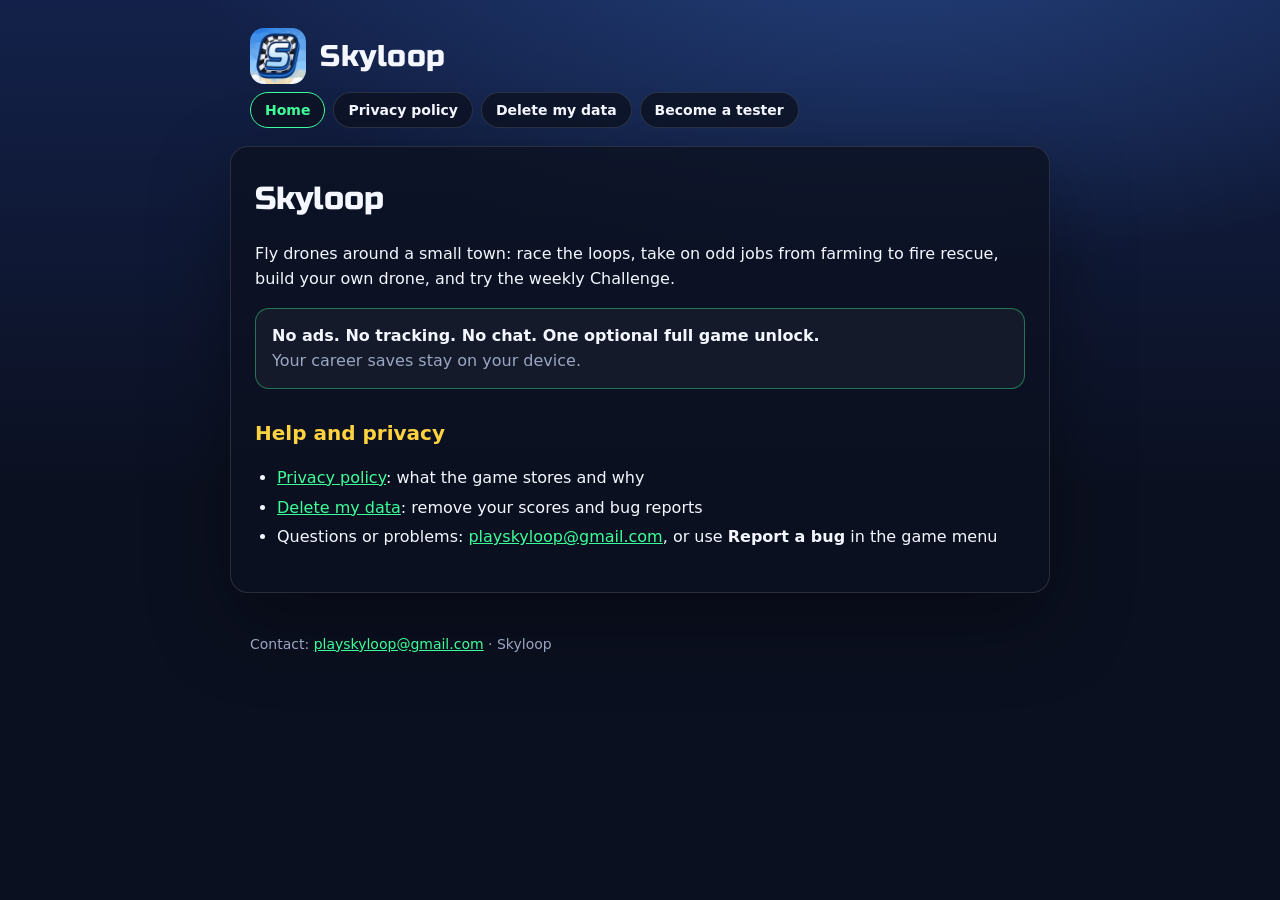
<file: index.html>
<!doctype html>
<html lang="en">
<head>
<meta charset="utf-8" />
<meta name="viewport" content="width=device-width, initial-scale=1" />
<title>Skyloop</title>
<meta name="description" content="Skyloop: fly, race and work drone jobs around a little town." />
<link rel="icon" href="assets/icon.png" />
<link rel="stylesheet" href="assets/site.css" />
</head>
<body>
<header><img src="assets/icon.png" alt="" /><a class="brand" href="index.html">Skyloop</a></header>
<nav><a href="index.html" aria-current="page">Home</a><a href="privacy.html">Privacy policy</a><a href="delete-data.html">Delete my data</a><a href="testers/">Become a tester</a></nav>
<main>
  <h1>Skyloop</h1>
  <p>Fly drones around a small town: race the loops, take on odd jobs from farming to fire rescue, build your own drone, and try the weekly Challenge.</p>
  <div class="box good">
    <b>No ads. No tracking. No chat. One optional full game unlock.</b><br />
    <span class="muted">Your career saves stay on your device.</span>
  </div>
  <h2>Help and privacy</h2>
  <ul>
    <li><a href="privacy.html">Privacy policy</a>: what the game stores and why</li>
    <li><a href="delete-data.html">Delete my data</a>: remove your scores and bug reports</li>
    <li>Questions or problems: <a href="mailto:playskyloop@gmail.com">playskyloop@gmail.com</a>, or use <b>Report a bug</b> in the game menu</li>
  </ul>
</main>
<footer>Contact: <a href="mailto:playskyloop@gmail.com">playskyloop@gmail.com</a> · Skyloop</footer>
</body></html>
</file>
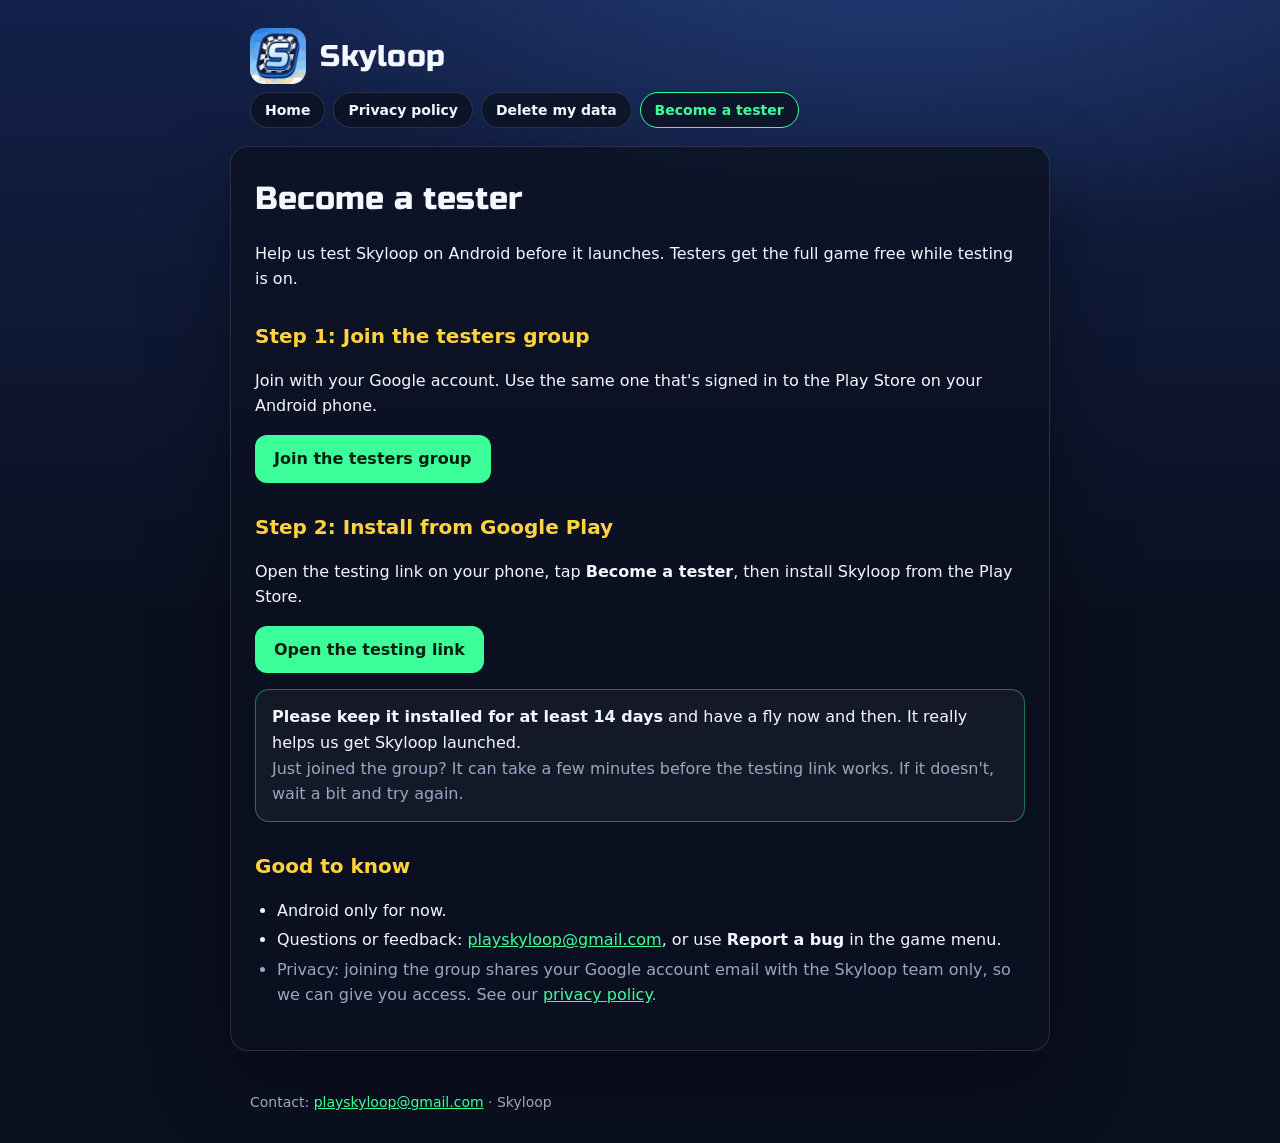
<file: testers/index.html>
<!doctype html>
<html lang="en">
<head>
<meta charset="utf-8" />
<meta name="viewport" content="width=device-width, initial-scale=1" />
<title>Become a tester · Skyloop</title>
<meta name="description" content="Help test Skyloop on Android before it launches." />
<link rel="icon" href="../assets/icon.png" />
<link rel="stylesheet" href="../assets/site.css" />
</head>
<body>
<header><img src="../assets/icon.png" alt="" /><a class="brand" href="../index.html">Skyloop</a></header>
<nav><a href="../index.html">Home</a><a href="../privacy.html">Privacy policy</a><a href="../delete-data.html">Delete my data</a><a href="./" aria-current="page">Become a tester</a></nav>
<main>
  <h1>Become a tester</h1>
  <p>Help us test Skyloop on Android before it launches. Testers get the full game free while testing is on.</p>

  <h2>Step 1: Join the testers group</h2>
  <p>Join with your Google account. Use the same one that's signed in to the Play Store on your Android phone.</p>
  <p><a class="btn primary" href="https://groups.google.com/g/skyloop-testers" target="_blank" rel="noopener">Join the testers group</a></p>

  <h2>Step 2: Install from Google Play</h2>
  <p>Open the testing link on your phone, tap <b>Become a tester</b>, then install Skyloop from the Play Store.</p>
  <p><a class="btn primary" href="https://play.google.com/apps/testing/dev.skyloop.drones" target="_blank" rel="noopener">Open the testing link</a></p>

  <div class="box good">
    <b>Please keep it installed for at least 14 days</b> and have a fly now and then. It really helps us get Skyloop launched.<br />
    <span class="muted">Just joined the group? It can take a few minutes before the testing link works. If it doesn't, wait a bit and try again.</span>
  </div>

  <h2>Good to know</h2>
  <ul>
    <li>Android only for now.</li>
    <li>Questions or feedback: <a href="mailto:playskyloop@gmail.com">playskyloop@gmail.com</a>, or use <b>Report a bug</b> in the game menu.</li>
    <li class="muted">Privacy: joining the group shares your Google account email with the Skyloop team only, so we can give you access. See our <a href="../privacy.html">privacy policy</a>.</li>
  </ul>
</main>
<footer>Contact: <a href="mailto:playskyloop@gmail.com">playskyloop@gmail.com</a> · Skyloop</footer>
</body></html>
</file>
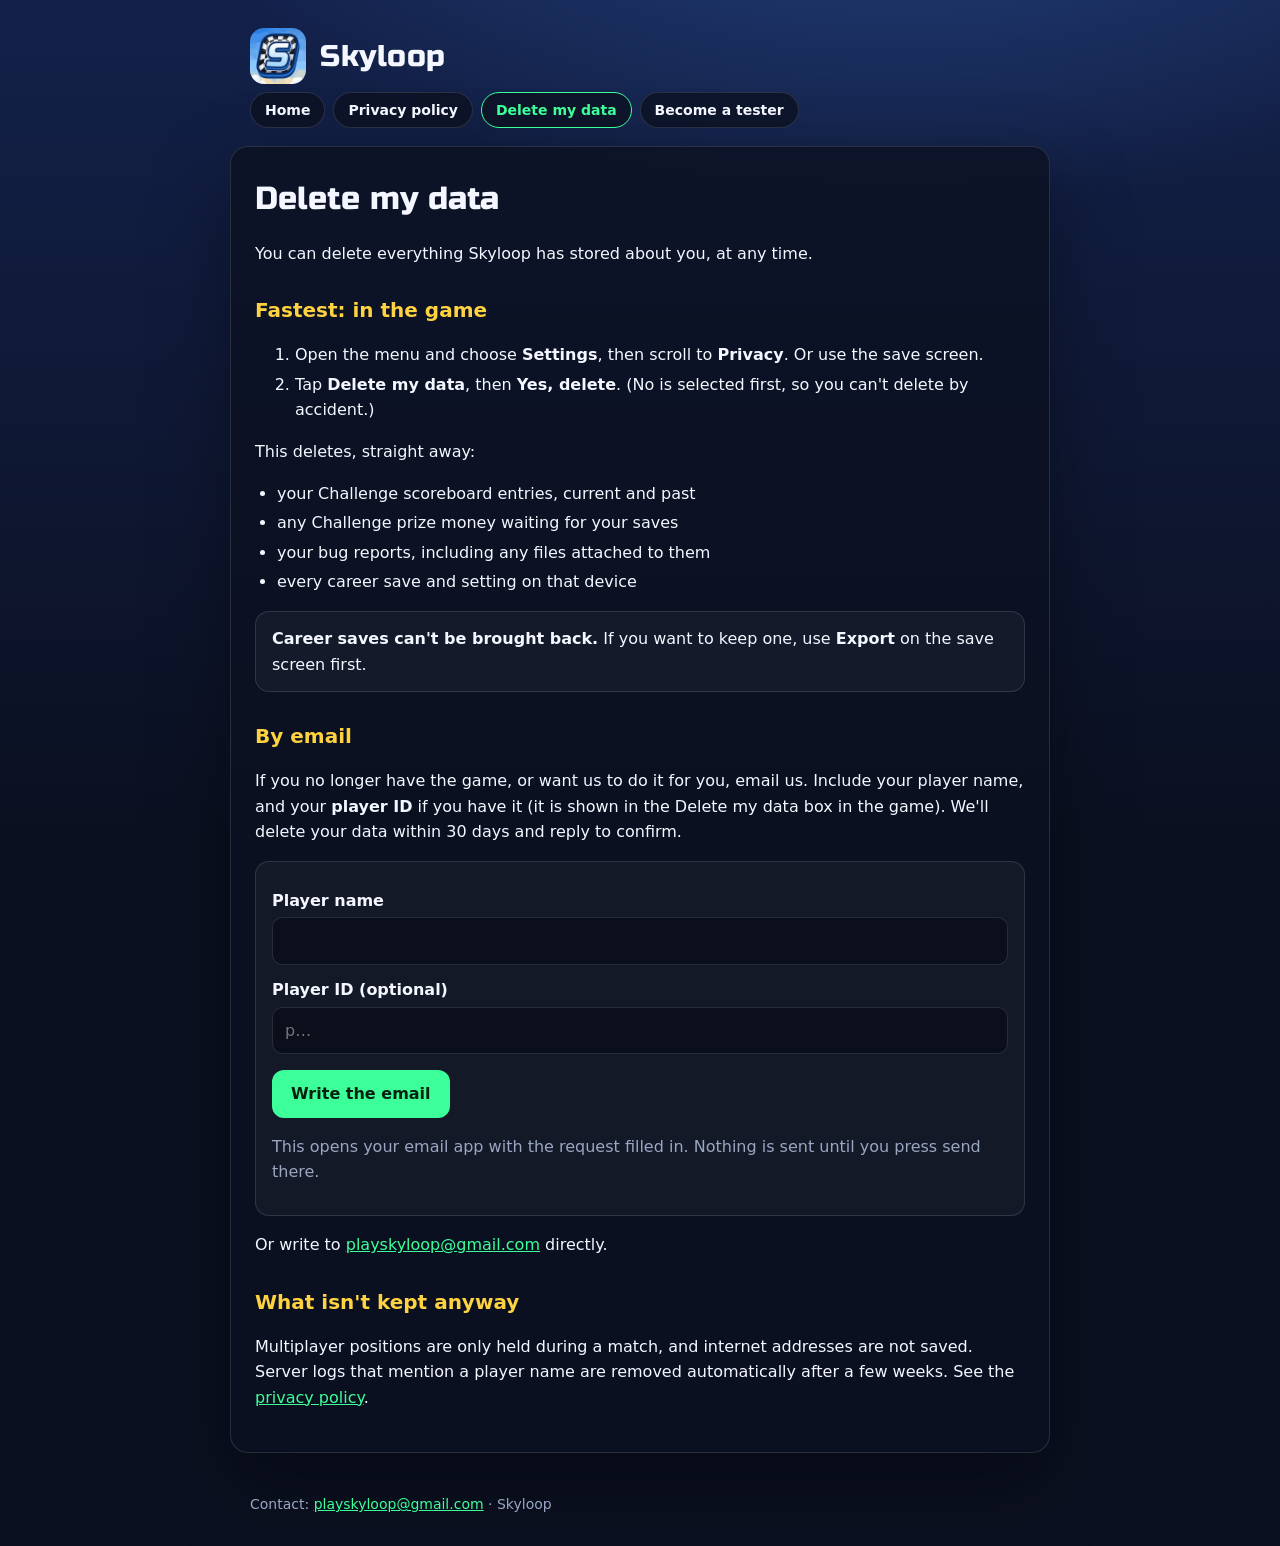
<file: delete-data.html>
<!doctype html>
<html lang="en">
<head>
<meta charset="utf-8" />
<meta name="viewport" content="width=device-width, initial-scale=1" />
<title>Delete my data · Skyloop</title>
<meta name="description" content="How to delete your Skyloop data." />
<link rel="icon" href="assets/icon.png" />
<link rel="stylesheet" href="assets/site.css" />
</head>
<body>
<header><img src="assets/icon.png" alt="" /><a class="brand" href="index.html">Skyloop</a></header>
<nav><a href="index.html">Home</a><a href="privacy.html">Privacy policy</a><a href="delete-data.html" aria-current="page">Delete my data</a><a href="testers/">Become a tester</a></nav>
<main>
  <h1>Delete my data</h1>
  <p>You can delete everything Skyloop has stored about you, at any time.</p>

  <h2>Fastest: in the game</h2>
  <ol>
    <li>Open the menu and choose <b>Settings</b>, then scroll to <b>Privacy</b>. Or use the save screen.</li>
    <li>Tap <b>Delete my data</b>, then <b>Yes, delete</b>. (No is selected first, so you can't delete by accident.)</li>
  </ol>
  <p>This deletes, straight away:</p>
  <ul>
    <li>your Challenge scoreboard entries, current and past</li>
    <li>any Challenge prize money waiting for your saves</li>
    <li>your bug reports, including any files attached to them</li>
    <li>every career save and setting on that device</li>
  </ul>
  <div class="box"><b>Career saves can't be brought back.</b> If you want to keep one, use <b>Export</b> on the save screen first.</div>

  <h2>By email</h2>
  <p>If you no longer have the game, or want us to do it for you, email us. Include your player name, and your <b>player ID</b> if you have it (it is shown in the Delete my data box in the game). We'll delete your data within 30 days and reply to confirm.</p>
  <form id="ask" class="box" onsubmit="return send(event)">
    <label for="nm">Player name</label>
    <input id="nm" maxlength="40" autocomplete="off" />
    <label for="pid">Player ID (optional)</label>
    <input id="pid" maxlength="60" autocomplete="off" placeholder="p…" />
    <p><button class="btn primary" type="submit">Write the email</button></p>
    <p class="muted">This opens your email app with the request filled in. Nothing is sent until you press send there.</p>
  </form>
  <p>Or write to <a href="mailto:playskyloop@gmail.com?subject=Skyloop%20data%20deletion">playskyloop@gmail.com</a> directly.</p>

  <h2>What isn't kept anyway</h2>
  <p>Multiplayer positions are only held during a match, and internet addresses are not saved. Server logs that mention a player name are removed automatically after a few weeks. See the <a href="privacy.html">privacy policy</a>.</p>
</main>
<script>
function send(e) {
  e.preventDefault();
  var n = document.getElementById('nm').value.trim();
  var p = document.getElementById('pid').value.trim();
  var body = 'Please delete my Skyloop data.\n\nPlayer name: ' + (n || '(not given)') + '\nPlayer ID: ' + (p || '(not given)') + '\n';
  location.href = 'mailto:playskyloop@gmail.com?subject=' + encodeURIComponent('Skyloop data deletion') + '&body=' + encodeURIComponent(body);
  return false;
}
</script>
<footer>Contact: <a href="mailto:playskyloop@gmail.com">playskyloop@gmail.com</a> · Skyloop</footer>
</body></html>
</file>
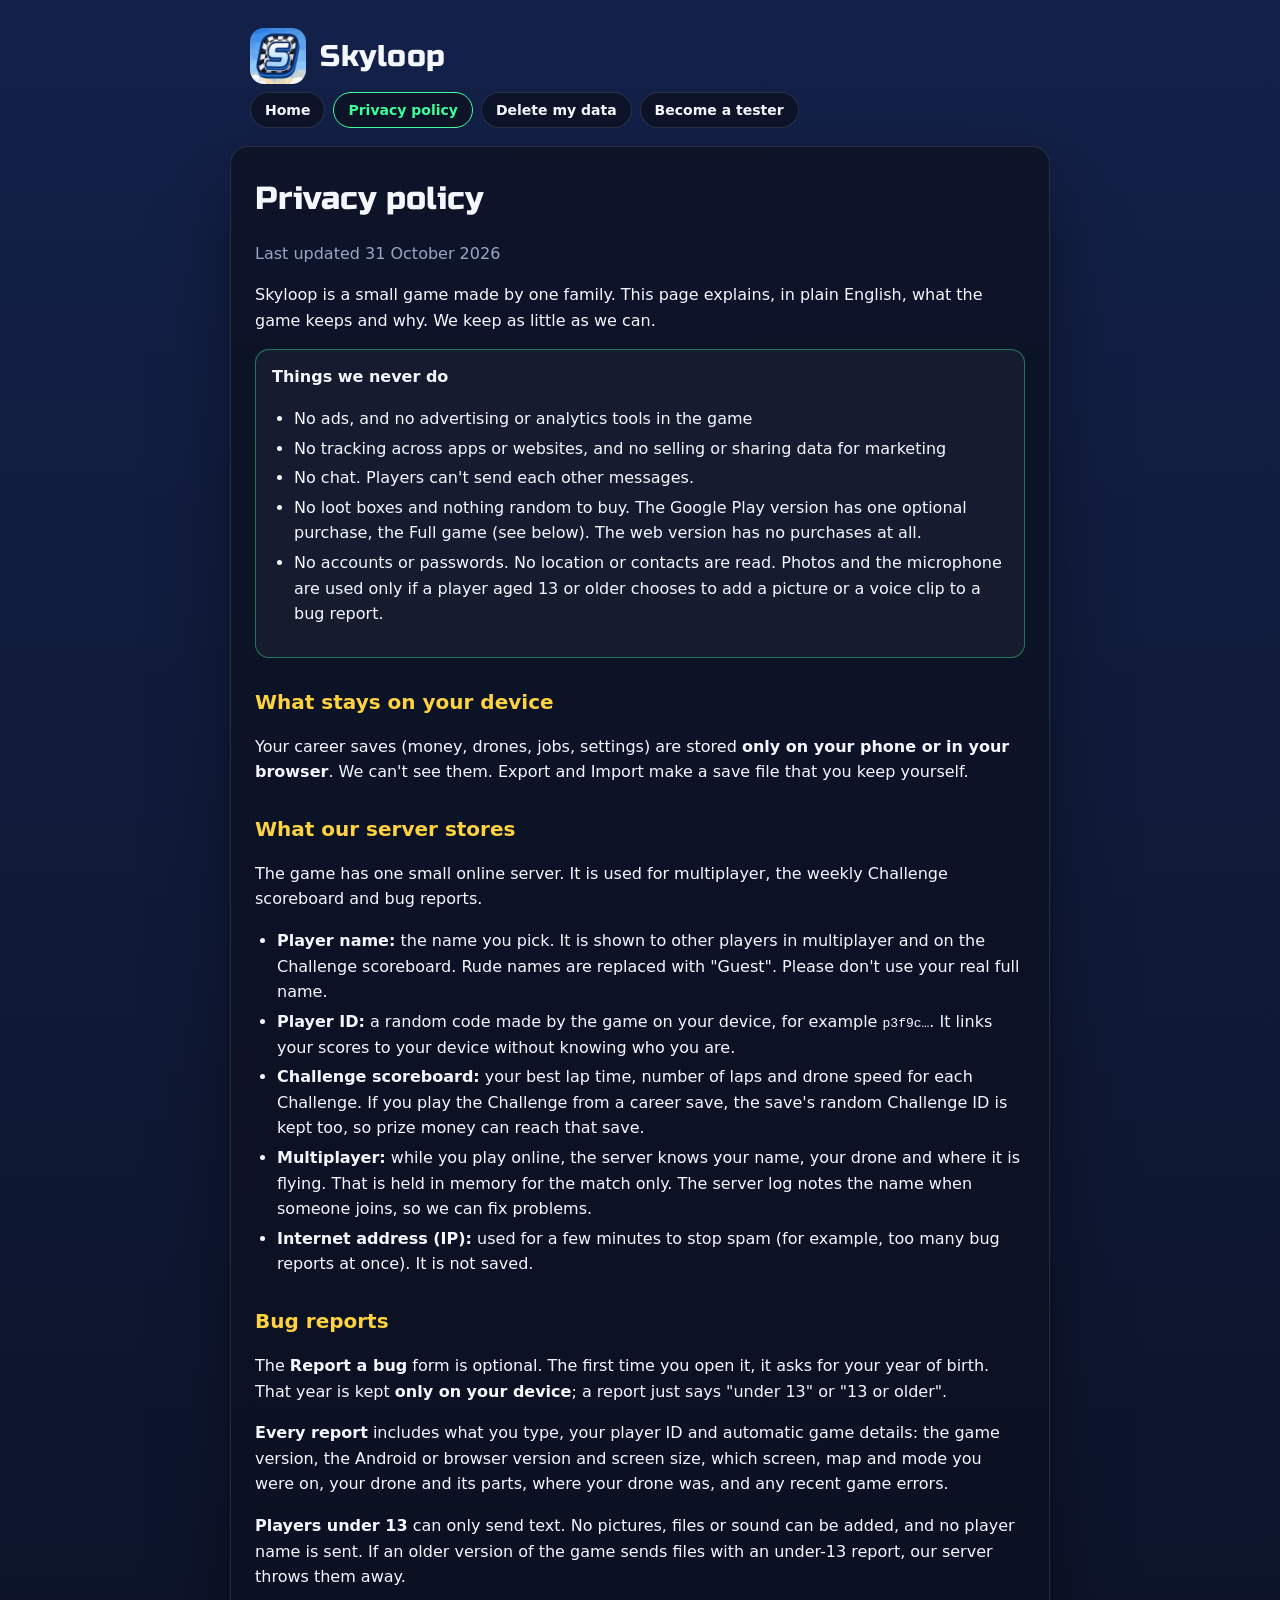
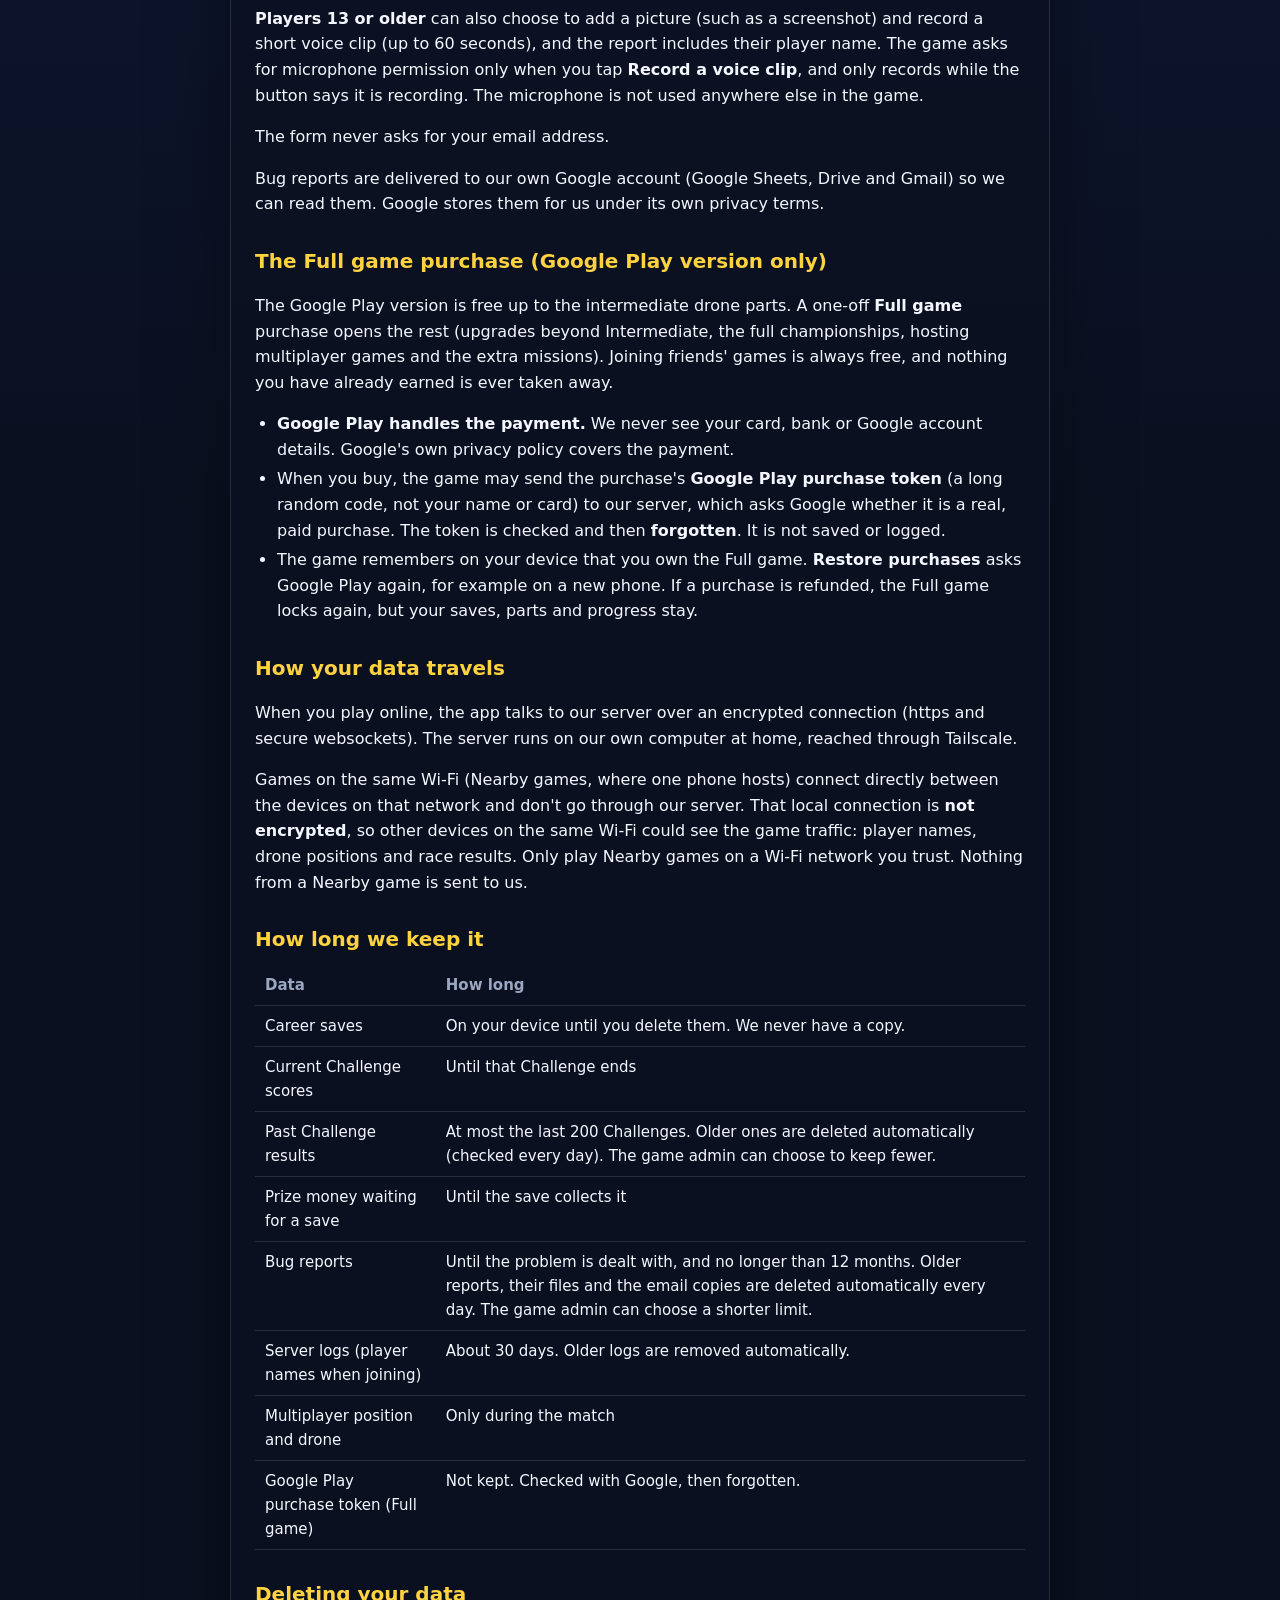
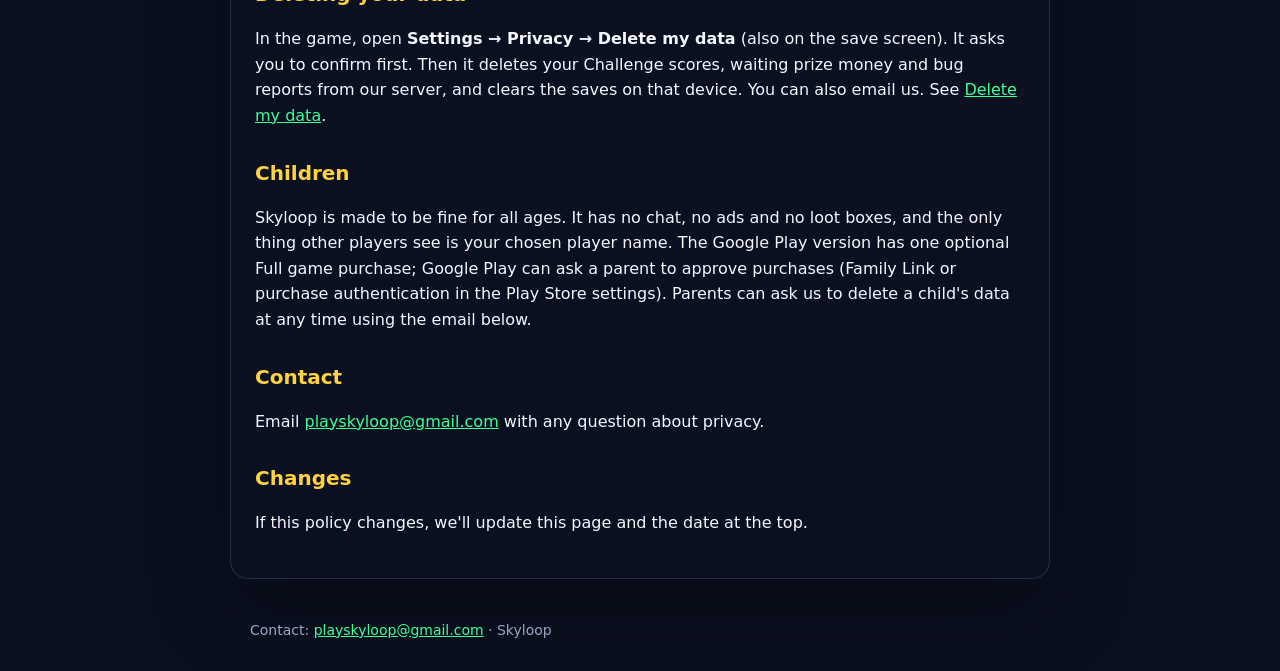
<file: privacy.html>
<!doctype html>
<html lang="en">
<head>
<meta charset="utf-8" />
<meta name="viewport" content="width=device-width, initial-scale=1" />
<title>Privacy policy · Skyloop</title>
<meta name="description" content="What Skyloop stores, why, for how long, and how to delete it." />
<link rel="icon" href="assets/icon.png" />
<link rel="stylesheet" href="assets/site.css" />
</head>
<body>
<header><img src="assets/icon.png" alt="" /><a class="brand" href="index.html">Skyloop</a></header>
<nav><a href="index.html">Home</a><a href="privacy.html" aria-current="page">Privacy policy</a><a href="delete-data.html">Delete my data</a><a href="testers/">Become a tester</a></nav>
<main>
  <h1>Privacy policy</h1>
  <p class="muted">Last updated 31 October 2026</p>
  <p>Skyloop is a small game made by one family. This page explains, in plain English, what the game keeps and why. We keep as little as we can.</p>

  <div class="box good">
    <b>Things we never do</b>
    <ul>
      <li>No ads, and no advertising or analytics tools in the game</li>
      <li>No tracking across apps or websites, and no selling or sharing data for marketing</li>
      <li>No chat. Players can't send each other messages.</li>
      <li>No loot boxes and nothing random to buy. The Google Play version has one optional purchase, the Full game (see below). The web version has no purchases at all.</li>
      <li>No accounts or passwords. No location or contacts are read. Photos and the microphone are used only if a player aged 13 or older chooses to add a picture or a voice clip to a bug report.</li>
    </ul>
  </div>

  <h2>What stays on your device</h2>
  <p>Your career saves (money, drones, jobs, settings) are stored <b>only on your phone or in your browser</b>. We can't see them. Export and Import make a save file that you keep yourself.</p>

  <h2>What our server stores</h2>
  <p>The game has one small online server. It is used for multiplayer, the weekly Challenge scoreboard and bug reports.</p>
  <ul>
    <li><b>Player name:</b> the name you pick. It is shown to other players in multiplayer and on the Challenge scoreboard. Rude names are replaced with "Guest". Please don't use your real full name.</li>
    <li><b>Player ID:</b> a random code made by the game on your device, for example <code>p3f9c…</code>. It links your scores to your device without knowing who you are.</li>
    <li><b>Challenge scoreboard:</b> your best lap time, number of laps and drone speed for each Challenge. If you play the Challenge from a career save, the save's random Challenge ID is kept too, so prize money can reach that save.</li>
    <li><b>Multiplayer:</b> while you play online, the server knows your name, your drone and where it is flying. That is held in memory for the match only. The server log notes the name when someone joins, so we can fix problems.</li>
    <li><b>Internet address (IP):</b> used for a few minutes to stop spam (for example, too many bug reports at once). It is not saved.</li>
  </ul>

  <h2>Bug reports</h2>
  <p>The <b>Report a bug</b> form is optional. The first time you open it, it asks for your year of birth. That year is kept <b>only on your device</b>; a report just says "under 13" or "13 or older".</p>
  <p><b>Every report</b> includes what you type, your player ID and automatic game details: the game version, the Android or browser version and screen size, which screen, map and mode you were on, your drone and its parts, where your drone was, and any recent game errors.</p>
  <p><b>Players under 13</b> can only send text. No pictures, files or sound can be added, and no player name is sent. If an older version of the game sends files with an under-13 report, our server throws them away.</p>
  <p><b>Players 13 or older</b> can also choose to add a picture (such as a screenshot) and record a short voice clip (up to 60 seconds), and the report includes their player name. The game asks for microphone permission only when you tap <b>Record a voice clip</b>, and only records while the button says it is recording. The microphone is not used anywhere else in the game.</p>
  <p>The form never asks for your email address.</p>
  <p>Bug reports are delivered to our own Google account (Google Sheets, Drive and Gmail) so we can read them. Google stores them for us under its own privacy terms.</p>

  <h2>The Full game purchase (Google Play version only)</h2>
  <p>The Google Play version is free up to the intermediate drone parts. A one-off <b>Full game</b> purchase opens the rest (upgrades beyond Intermediate, the full championships, hosting multiplayer games and the extra missions). Joining friends' games is always free, and nothing you have already earned is ever taken away.</p>
  <ul>
    <li><b>Google Play handles the payment.</b> We never see your card, bank or Google account details. Google's own privacy policy covers the payment.</li>
    <li>When you buy, the game may send the purchase's <b>Google Play purchase token</b> (a long random code, not your name or card) to our server, which asks Google whether it is a real, paid purchase. The token is checked and then <b>forgotten</b>. It is not saved or logged.</li>
    <li>The game remembers on your device that you own the Full game. <b>Restore purchases</b> asks Google Play again, for example on a new phone. If a purchase is refunded, the Full game locks again, but your saves, parts and progress stay.</li>
  </ul>

  <h2>How your data travels</h2>
  <p>When you play online, the app talks to our server over an encrypted connection (https and secure websockets). The server runs on our own computer at home, reached through Tailscale.</p>
  <p>Games on the same Wi‑Fi (Nearby games, where one phone hosts) connect directly between the devices on that network and don't go through our server. That local connection is <strong>not encrypted</strong>, so other devices on the same Wi‑Fi could see the game traffic: player names, drone positions and race results. Only play Nearby games on a Wi‑Fi network you trust. Nothing from a Nearby game is sent to us.</p>

  <h2>How long we keep it</h2>
  <table>
    <tr><th>Data</th><th>How long</th></tr>
    <tr><td>Career saves</td><td>On your device until you delete them. We never have a copy.</td></tr>
    <tr><td>Current Challenge scores</td><td>Until that Challenge ends</td></tr>
    <tr><td>Past Challenge results</td><td>At most the last 200 Challenges. Older ones are deleted automatically (checked every day). The game admin can choose to keep fewer.</td></tr>
    <tr><td>Prize money waiting for a save</td><td>Until the save collects it</td></tr>
    <tr><td>Bug reports</td><td>Until the problem is dealt with, and no longer than 12 months. Older reports, their files and the email copies are deleted automatically every day. The game admin can choose a shorter limit.</td></tr>
    <tr><td>Server logs (player names when joining)</td><td>About 30 days. Older logs are removed automatically.</td></tr>
    <tr><td>Multiplayer position and drone</td><td>Only during the match</td></tr>
    <tr><td>Google Play purchase token (Full game)</td><td>Not kept. Checked with Google, then forgotten.</td></tr>
  </table>

  <h2>Deleting your data</h2>
  <p>In the game, open <b>Settings → Privacy → Delete my data</b> (also on the save screen). It asks you to confirm first. Then it deletes your Challenge scores, waiting prize money and bug reports from our server, and clears the saves on that device. You can also email us. See <a href="delete-data.html">Delete my data</a>.</p>

  <h2>Children</h2>
  <p>Skyloop is made to be fine for all ages. It has no chat, no ads and no loot boxes, and the only thing other players see is your chosen player name. The Google Play version has one optional Full game purchase; Google Play can ask a parent to approve purchases (Family Link or purchase authentication in the Play Store settings). Parents can ask us to delete a child's data at any time using the email below.</p>

  <h2>Contact</h2>
  <p>Email <a href="mailto:playskyloop@gmail.com">playskyloop@gmail.com</a> with any question about privacy.</p>

  <h2>Changes</h2>
  <p>If this policy changes, we'll update this page and the date at the top.</p>
</main>
<footer>Contact: <a href="mailto:playskyloop@gmail.com">playskyloop@gmail.com</a> · Skyloop</footer>
</body></html>
</file>
<file: assets/site.css>
@font-face { font-family: 'Skyloop Title'; src: url('skyloop-title-latin.woff2') format('woff2'); font-display: swap; }
:root {
  --bg: #0b1020; --panel: rgba(12, 17, 32, 0.78); --line: rgba(255, 255, 255, 0.12);
  --text: #f4f7ff; --muted: #9aa6c2; --accent: #3dff9a; --gold: #ffd23f; --danger: #ff5a5f; --radius: 14px;
}
* { box-sizing: border-box; }
html { background: var(--bg); }
body {
  margin: 0; min-height: 100vh; color: var(--text); line-height: 1.6;
  font-family: Inter, system-ui, -apple-system, 'Segoe UI', Roboto, sans-serif;
  background: radial-gradient(1200px 600px at 70% -10%, #23407a 0%, transparent 60%), linear-gradient(180deg, #13214a 0%, var(--bg) 55%);
}
a { color: var(--accent); }
header { display: flex; align-items: center; gap: 14px; max-width: 820px; margin: 0 auto; padding: 28px 20px 8px; }
header img { width: 56px; height: 56px; border-radius: 14px; }
header .brand { font-family: 'Skyloop Title', Inter, sans-serif; font-size: 30px; letter-spacing: 0.5px; text-decoration: none; color: var(--text); }
nav { max-width: 820px; margin: 0 auto; padding: 0 20px; display: flex; gap: 8px; flex-wrap: wrap; }
nav a { padding: 6px 14px; border-radius: 999px; border: 1px solid var(--line); background: var(--panel); color: var(--text); text-decoration: none; font-weight: 600; font-size: 14px; }
nav a[aria-current="page"] { border-color: var(--accent); color: var(--accent); }
main { max-width: 820px; margin: 18px auto 40px; padding: 26px 24px; background: var(--panel); border: 1px solid var(--line); border-radius: 18px; box-shadow: 0 30px 80px rgba(0, 0, 0, 0.35); }
h1 { font-family: 'Skyloop Title', Inter, sans-serif; font-weight: 400; margin: 0 0 6px; font-size: 32px; }
h2 { margin: 28px 0 8px; font-size: 20px; color: var(--gold); }
.muted { color: var(--muted); }
.box { border: 1px solid var(--line); border-radius: var(--radius); padding: 14px 16px; background: rgba(255,255,255,0.04); margin: 14px 0; }
.good { border-color: rgba(61,255,154,0.4); }
ul { padding-left: 22px; }
li { margin: 4px 0; }
table { width: 100%; border-collapse: collapse; margin: 10px 0; font-size: 15px; }
th, td { text-align: left; vertical-align: top; padding: 8px 10px; border-bottom: 1px solid var(--line); }
th { color: var(--muted); font-weight: 600; }
.btn { display: inline-block; padding: 10px 18px; border-radius: 12px; border: 1px solid var(--line); background: #1a2440; color: var(--text); font: inherit; font-weight: 700; text-decoration: none; cursor: pointer; }
.btn.primary { background: var(--accent); color: #06210f; border-color: transparent; }
label { display: block; font-weight: 600; margin: 12px 0 4px; }
input { width: 100%; font: inherit; padding: 10px 12px; border-radius: 10px; border: 1px solid var(--line); background: #0b0f1c; color: var(--text); }
footer { max-width: 820px; margin: 0 auto 30px; padding: 0 20px; color: var(--muted); font-size: 14px; }
</file>
